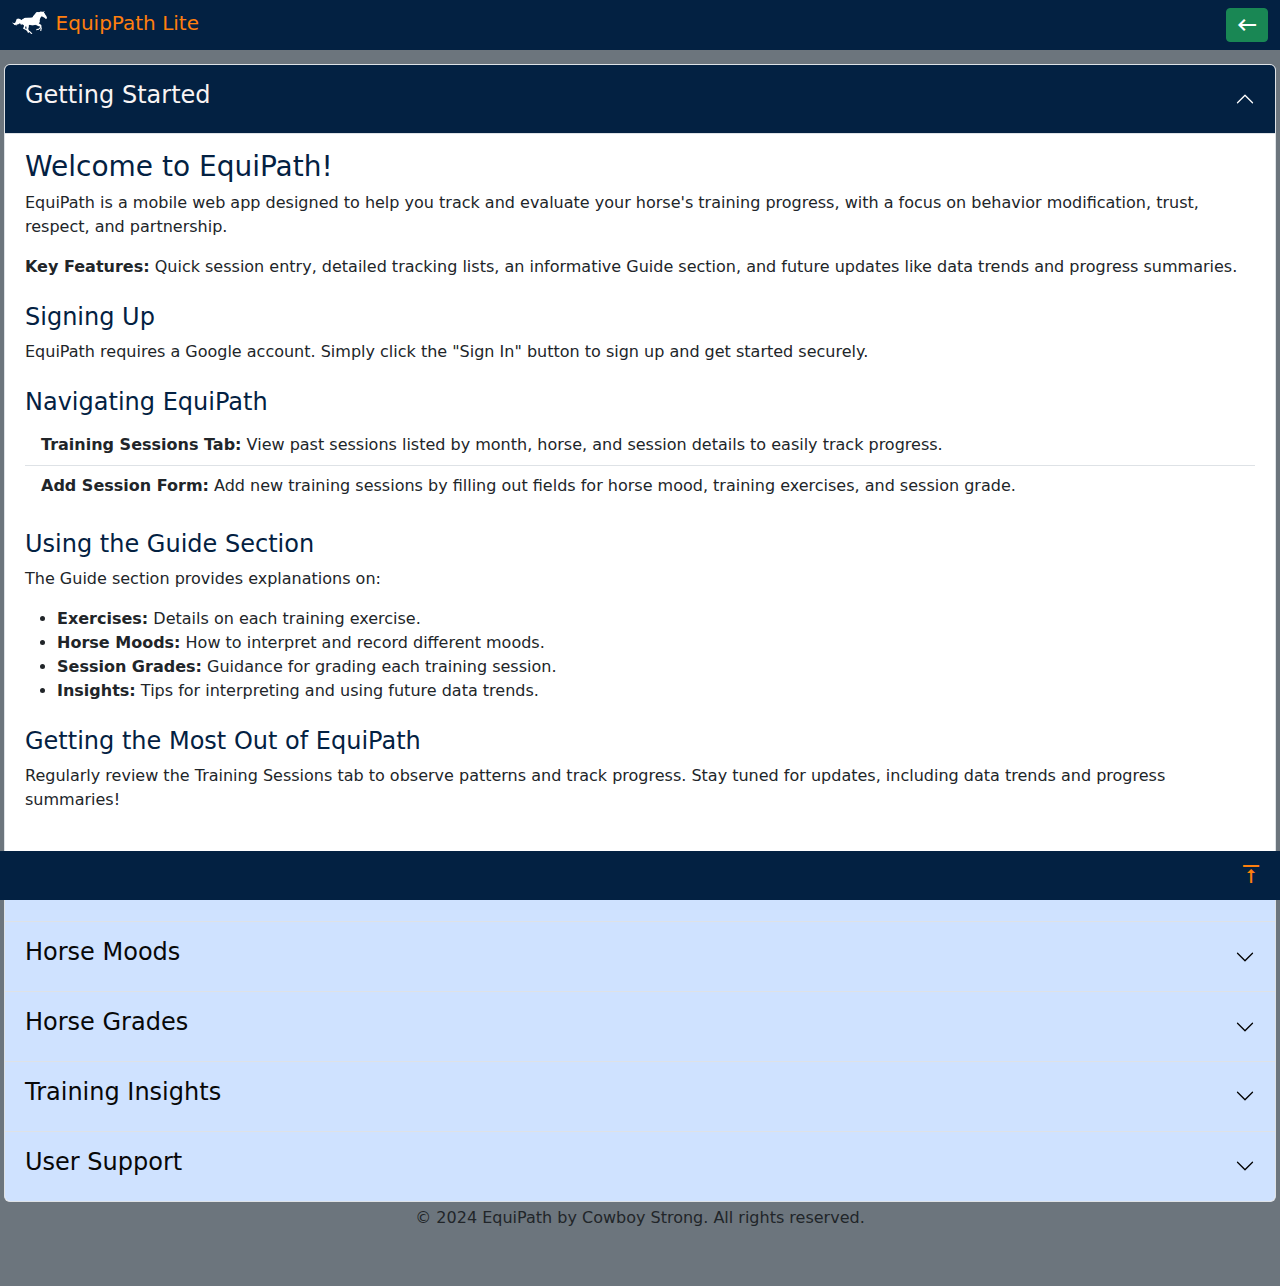
<file: guide.html>
<!DOCTYPE html>
<html lang="en">

<head>
  <meta charset="UTF-8">
  <meta name="robots" content="noindex">
  <meta name="viewport" content="width=device-width, initial-scale=1.0">
  <title>Horse Training Journal</title>
  <link rel="icon" type="image/x-icon" href="assets/favicon.png">
  <meta name="viewport" content="width=device-width, initial-scale=1.0">
  <meta property="og:title" content="EquiPath: Your Path to a Stronger Partnership">
  <meta property="og:description"
    content="Track your horse’s journey to a deeper connection and improved performance with EquiPath, the ultimate equine training journal designed for progress, trust, and partnership.">
  <meta property="og:url" content="https://equipath.github.io/">
  <meta property="og:type" content="website">
  <meta property="og:image" content="https://equipath.github.io/assets/Image-landing-og.png">
  <meta property="og:image:alt" content="EquiPath - Track Your Journey to a Stronger Partnership">
  <meta property="og:site_name" content="EquiPath">
  <meta property="og:locale" content="en_US">
  <title>EquiPath by Cowboy Strong</title>
  <!-- Bootstrap CSS -->
  <link href="https://fonts.googleapis.com/icon?family=Material+Icons" rel="stylesheet">
  <link href="https://cdn.jsdelivr.net/npm/bootstrap@5.3.3/dist/css/bootstrap.min.css" rel="stylesheet">
  <script src="https://cdn.jsdelivr.net/npm/bootstrap@5.3.3/dist/js/bootstrap.bundle.min.js"></script>
  <link rel="stylesheet" href="assets/styles.css">
</head>

<body class="d-flex flex-column bg-secondary p3">
  <nav class="navbar navbar-expand-md navbar-dark fixed-top bg-brand-blue">
    <div class="container-fluid">
      <span><img src="assets/icon42-white.png"
          style="height: 28px;padding-right: ‒2;padding-right: 4px;padding-bottom: 5px;padding-top: 0px;">
        <span class="navbar-brand brand-orange h5">EquipPath Lite</span></span>
      <a class="btn btn-sm btn-success d-flex" onclick="history.back();" id="return"><i
          class="material-icons p-0">keyboard_backspace</i></a>
    </div>
    </div>
  </nav>

  <main class="flex-shrink-0 custom-max-width" id="mainContent">
    <div class="accordion p-1" id="uiMain">
      <!-- Getting Started -->
      <div class="accordion-item">
        <h2 class="accordion-header">
          <button class="accordion-button" type="button" data-bs-toggle="collapse" data-bs-target="#gettingStarted"
            aria-expanded="true" aria-controls="gettingStarted">
            <span class="h4">Getting Started</span>
          </button>
        </h2>
        <div id="gettingStarted" class="accordion-collapse collapse show" data-bs-parent="#uiMain">
          <div class="accordion-body">
            <div class="card-body">
              <!-- Welcome Section -->
              <section class="mb-4">
                <h3 class="brand-blue">Welcome to EquiPath!</h3>
                <p>EquiPath is a mobile web app designed to help you track and evaluate your horse's training progress,
                  with a focus on behavior modification, trust, respect, and partnership.</p>
                <p><strong>Key Features:</strong> Quick session entry, detailed tracking lists, an informative Guide
                  section, and future updates like data trends and progress summaries.</p>
              </section>

              <!-- Signing Up -->
              <section class="mb-4">
                <h4 class="brand-blue">Signing Up</h4>
                <p>EquiPath requires a Google account. Simply click the "Sign In" button to sign up and get started
                  securely.</p>
              </section>

              <!-- Navigating EquiPath -->
              <section class="mb-4">
                <h4 class="brand-blue">Navigating EquiPath</h4>
                <ul class="list-group list-group-flush">
                  <li class="list-group-item">
                    <strong>Training Sessions Tab:</strong> View past sessions listed by month, horse, and
                    session details to easily track progress.
                  </li>
                  <li class="list-group-item">
                    <strong>Add Session Form:</strong> Add new training sessions by filling out fields for horse
                    mood, training exercises, and session grade.
                  </li>
                </ul>
              </section>

              <!-- Guide Section -->
              <section class="mb-4">
                <h4 class="brand-blue">Using the Guide Section</h4>
                <p>The Guide section provides explanations on:</p>
                <ul>
                  <li><strong>Exercises:</strong> Details on each training exercise.</li>
                  <li><strong>Horse Moods:</strong> How to interpret and record different moods.</li>
                  <li><strong>Session Grades:</strong> Guidance for grading each training session.</li>
                  <li><strong>Insights:</strong> Tips for interpreting and using future data trends.</li>
                </ul>
              </section>

              <!-- Getting the Most Out of EquiPath -->
              <section class="mb-4">
                <h4 class="brand-blue">Getting the Most Out of EquiPath</h4>
                <p>Regularly review the Training Sessions tab to observe patterns and track progress. Stay tuned for
                  updates, including data trends and progress summaries!</p>
              </section>

            </div>
          </div>
        </div>
      </div>
      <!-- Training Session -->
      <div class="accordion-item">
        <h2 class="accordion-header">
          <button class="accordion-button collapsed" type="button" data-bs-toggle="collapse"
            data-bs-target="#horseExercises" aria-expanded="false" aria-controls="horseExercises">
            <span class="h4">Horse Exercises</span>
          </button>
        </h2>
        <div id="horseExercises" class="accordion-collapse collapse" data-bs-parent="#uiMain">
          <div class="accordion-body">
            <div class="container mt-4">
              <section class="mb-4">
                <h3 class="brand-blue">Horse Exercises</h3>
                <p></p>
              </section>
              <section class="mb-4">
                <div class="card mb-4">
                  <div class="card-body">
                    <h5 class="card-title">Lunging</h5>
                    <p class="card-text"><strong>Purpose:</strong> Helps the horse learn voice commands, develop
                      balance, and
                      improve fitness.</p>
                    <p class="card-text"><strong>Description:</strong> In a controlled circle, the horse moves at
                      different
                      gaits (walk, trot, canter) while the trainer guides from the center. Variations include changing
                      directions, speeds, and distances.</p>
                  </div>
                </div>

                <div class="card mb-4">
                  <div class="card-body">
                    <h5 class="card-title">Groundwork Exercises</h5>
                    <p class="card-text"><strong>Purpose:</strong> Builds respect and establishes trust between horse
                      and
                      handler.</p>
                    <p class="card-text"><strong>Description:</strong> Exercises can include yielding the
                      hindquarters, backing
                      up, and sending exercises. Groundwork prepares the horse for riding or other in-hand work.</p>
                  </div>
                </div>

                <div class="card mb-4">
                  <div class="card-body">
                    <h5 class="card-title">Pole Work</h5>
                    <p class="card-text"><strong>Purpose:</strong> Develops rhythm, coordination, and balance.</p>
                    <p class="card-text"><strong>Description:</strong> Trotting or walking over ground poles, either
                      in a
                      straight line or in varied patterns. Can be elevated for additional difficulty and
                      muscle-building.</p>
                  </div>
                </div>

                <div class="card mb-4">
                  <div class="card-body">
                    <h5 class="card-title">Lateral Work</h5>
                    <p class="card-text"><strong>Purpose:</strong> Enhances flexibility and body control.</p>
                    <p class="card-text"><strong>Description:</strong> Includes exercises like leg yields,
                      shoulder-ins, and
                      haunches-ins, encouraging the horse to move laterally or "sideways" to improve suppleness.</p>
                  </div>
                </div>

                <div class="card mb-4">
                  <div class="card-body">
                    <h5 class="card-title">Transitions Between Gaits</h5>
                    <p class="card-text"><strong>Purpose:</strong> Teaches responsiveness and strengthens muscles.</p>
                    <p class="card-text"><strong>Description:</strong> Moving from one gait to another (e.g., walk to
                      trot, trot
                      to canter), then back down. Builds smoothness and responsiveness.</p>
                  </div>
                </div>

                <div class="card mb-4">
                  <div class="card-body">
                    <h5 class="card-title">Circles and Serpentines</h5>
                    <p class="card-text"><strong>Purpose:</strong> Improves balance, flexibility, and engagement of
                      the
                      hindquarters.</p>
                    <p class="card-text"><strong>Description:</strong> Riding circles of varying sizes (10m, 20m) and
                      serpentines encourages the horse to bend, which is critical for balance.</p>
                  </div>
                </div>

                <div class="card mb-4">
                  <div class="card-body">
                    <h5 class="card-title">Backing Up</h5>
                    <p class="card-text"><strong>Purpose:</strong> Develops muscle in the hindquarters and encourages
                      obedience.
                    </p>
                    <p class="card-text"><strong>Description:</strong> The horse takes a few steps backward on cue,
                      strengthening hind muscles and improving response to cues.</p>
                  </div>
                </div>

                <div class="card mb-4">
                  <div class="card-body">
                    <h5 class="card-title">Desensitization Exercises</h5>
                    <p class="card-text"><strong>Purpose:</strong> Builds the horse’s confidence and trust.</p>
                    <p class="card-text"><strong>Description:</strong> Introduces the horse to various stimuli (tarps,
                      flags,
                      water, etc.) to reduce spooking and increase calmness.</p>
                  </div>
                </div>

                <div class="card mb-4">
                  <div class="card-body">
                    <h5 class="card-title">Yielding to Pressure</h5>
                    <p class="card-text"><strong>Purpose:</strong> Reinforces respect and teaches softness to
                      pressure.</p>
                    <p class="card-text"><strong>Description:</strong> The horse learns to move away from pressure on
                      different
                      parts of its body (shoulders, hindquarters, face), preparing it for refined movements.</p>
                  </div>
                </div>

                <div class="card mb-4">
                  <div class="card-body">
                    <h5 class="card-title">Halter and Lead Training</h5>
                    <p class="card-text"><strong>Purpose:</strong> Teaches good ground manners and responsiveness.</p>
                    <p class="card-text"><strong>Description:</strong> The horse is taught to walk, stop, turn, and
                      back up on a
                      lead line, emphasizing control, obedience, and respect.</p>
                  </div>
                </div>

                <div class="card mb-4">
                  <div class="card-body">
                    <h5 class="card-title">Liberty Work</h5>
                    <p class="card-text"><strong>Purpose:</strong> Enhances trust and connection between horse and
                      handler.</p>
                    <p class="card-text"><strong>Description:</strong> Working with the horse without ropes or tack,
                      relying
                      solely on body language and trust. This deepens the bond and promotes responsiveness and
                      understanding.
                    </p>
                  </div>
                </div>

                <div class="card mb-4">
                  <div class="card-body">
                    <h5 class="card-title">Trail Work</h5>
                    <p class="card-text"><strong>Purpose:</strong> Builds confidence, navigational skills, and stamina
                      in
                      different environments.</p>
                    <p class="card-text"><strong>Description:</strong> Introducing the horse to trails, navigating
                      natural
                      obstacles, and adjusting to varied terrains to increase adaptability and confidence.</p>
                  </div>
                </div>
              </section>
            </div>
          </div>
        </div>
      </div>
      <!-- Horse Moods-->
      <div class="accordion-item">
        <h2 class="accordion-header">
          <button class="accordion-button collapsed" type="button" data-bs-toggle="collapse"
            data-bs-target="#horseMoods" aria-expanded="false" aria-controls="horseMoods">
            <span class="h4">Horse Moods</span>
          </button>
        </h2>
        <div id="horseMoods" class="accordion-collapse collapse" data-bs-parent="#uiMain">
          <div class="accordion-body">
            <section class="mb-4">
              <h3 class="brand-blue">Horse Moods</h3>
              <p></p>
            </section>
            <section class="container">
              <!-- Mood: Calm -->
              <div class="alert text-white" style="background-color: #27ae60;" role="alert">
                <strong>Calm:</strong> The horse is relaxed and comfortable, showing steady responsiveness and ease in
                the
                environment.
              </div>

              <!-- Mood: Focused -->
              <div class="alert text-white" style="background-color: #2980b9;" role="alert">
                <strong>Focused:</strong> The horse is highly attentive, responsive to cues, and actively engaged in
                the exercises.
              </div>

              <!-- Mood: Playful -->
              <div class="alert text-white" style="background-color: #f39c12;" role="alert">
                <strong>Playful:</strong> The horse is energetic and spirited, possibly showing a sense of curiosity
                and fun during
                the session.
              </div>

              <!-- Mood: Anxious -->
              <div class="alert text-white" style="background-color: #e67e22;" role="alert">
                <strong>Anxious:</strong> The horse appears tense or uneasy, possibly distracted by the environment or
                showing signs
                of nervousness.
              </div>

              <!-- Mood: Stubborn -->
              <div class="alert text-white" style="background-color: #e74c3c;" role="alert">
                <strong>Stubborn:</strong> The horse is showing resistance or reluctance to follow cues, requiring
                extra patience
                and guidance.
              </div>

              <!-- Mood: Aggressive -->
              <div class="alert text-white" style="background-color: #c0392b;" role="alert">
                <strong>Aggressive:</strong> The horse displays strong resistance or assertive behavior, potentially
                due to
                discomfort or stress.
              </div>
            </section>
          </div>
        </div>
      </div>
      <!-- Hoese Grades -->
      <div class="accordion-item">
        <h2 class="accordion-header">
          <button class="accordion-button collapsed" type="button" data-bs-toggle="collapse"
            data-bs-target="#horseGrades" aria-expanded="false" aria-controls="horseGrades">
            <span class="h4">Horse Grades</span>
          </button>
        </h2>
        <div id="horseGrades" class="accordion-collapse collapse" data-bs-parent="#uiMain">
          <div class="accordion-body">            
              <section class="mb-4">
                <h3 class="brand-blue">Horse Grades</h3>
                <p></p>
              </section>
              <section class="container">
                <!-- Grade A -->
                <div class="alert mb-3" style="background-color: #27ae60; color: black;">
                  <strong>A - Excellent Progress</strong>
                  <p><strong>Description:</strong> The horse demonstrates a strong grasp of skills, showing consistency
                    and
                    high
                    engagement.</p>
                  <p><strong>Improvement Suggestions:</strong> To maintain momentum, consider introducing more advanced
                    skills
                    or refining current exercises to enhance precision and responsiveness.</p>
                </div>

                <!-- Grade B -->
                <div class="alert mb-3" style="background-color: #2ecc71; color: black;">
                  <strong>B - Good Progress</strong>
                  <p><strong>Description:</strong> The horse shows steady progress and responds well to cues.</p>
                  <p><strong>Improvement Suggestions:</strong> Increase complexity gradually, focusing on areas needing
                    more
                    reinforcement to deepen learning and build confidence.</p>
                </div>

                <!-- Grade C -->
                <div class="alert mb-3" style="background-color: #f1c40f; color: black;">
                  <strong>C - Some Progress</strong>
                  <p><strong>Description:</strong> The horse has shown partial success but may need more focus on
                    certain
                    areas.
                  </p>
                  <p><strong>Improvement Suggestions:</strong> Break tasks into smaller steps and use positive
                    reinforcement
                    to
                    build motivation and focus.</p>
                </div>

                <!-- Grade D -->
                <div class="alert mb-3" style="background-color: #e74c3c; color: black;">
                  <strong>D - Needs Improvement</strong>
                  <p><strong>Description:</strong> The horse faces challenges with attention or responsiveness.</p>
                  <p><strong>Improvement Suggestions:</strong> Simplify exercises, shorten session length, or focus on
                    familiar
                    tasks. Investigate any possible environmental or behavioral triggers.</p>
                </div>

                <!-- Grade F -->
                <div class="alert mb-3" style="background-color: #f0003c; color: white;">
                  <strong>F - No Improvement</strong>
                  <p><strong>Description:</strong> The horse showed little to no progress, indicating potential stress
                    or
                    disengagement.</p>
                  <p><strong>Improvement Suggestions:</strong> Re-evaluate training conditions, allow rest, or provide a
                    supportive companion to rebuild engagement.</p>
                </div>

                <!-- No Grade -->
                <div class="alert mb-3" style="background-color: #f0003c; color: white;">
                  <strong>* - No Grade</strong>
                  <p><strong>Description:</strong> No assessment was given, likely due to an incomplete session or rest
                    day.
                  </p>
                  <p><strong>Improvement Suggestions:</strong> For future sessions, re-establish continuity or address
                    any
                    interruptions to maintain consistency.</p>
                </div>
              </section>
            
          </div>
        </div>
      </div>
      <!-- Insights -->
      <div class="accordion-item">
        <h2 class="accordion-header">
          <button class="accordion-button collapsed" type="button" data-bs-toggle="collapse"
            data-bs-target="#trainingInsights" aria-expanded="false" aria-controls="trainingInsights">
            <span class="h4">Training Insights</span>
          </button>
        </h2>
        <div id="trainingInsights" class="accordion-collapse collapse" data-bs-parent="#uiMain">
          <div class="accordion-body">
            <div class="container mt-5">
              <h2 class="text-center mb-4">Maximizing Horse Training: Combining Grades and Moods</h2>
              <p class="lead">Understanding both training <strong>grade</strong> and <strong>mood</strong> helps you
                tailor sessions
                for optimal results. Here’s how each combination can guide improvements.</p>

              <!-- Grade A - Excellent Progress -->
              <div class="alert mb-3" style="background-color: #27ae60; color: white;">
                <h3>A - Excellent Progress</h3>
                <p><strong>Mood Considerations:</strong> Calm, Focused</p>
                <p><strong>Description:</strong> Shows strong grasp of skills, high engagement, and readiness for new
                  challenges.
                </p>
                <p><strong>Improvement Suggestions:</strong> Refine advanced exercises and keep sessions engaging to
                  build
                  precision.</p>
                <p><strong>Mood Adjustments:</strong> If playful or unfocused, keep tasks varied and enjoyable to
                  direct
                  energy
                  positively.</p>
              </div>

              <!-- Grade B - Good Progress -->
              <div class="alert mb-3" style="background-color: #2ecc71; color: white;">
                <h3>B - Good Progress</h3>
                <p><strong>Mood Considerations:</strong> Focused, Playful</p>
                <p><strong>Description:</strong> Making steady progress, responds well to cues.</p>
                <p><strong>Improvement Suggestions:</strong> Gradually increase complexity, reinforce weak spots
                  patiently.</p>
                <p><strong>Mood Adjustments:</strong> For an anxious mood, simplify tasks and provide praise. For
                  playful,
                  add
                  engaging activities with structure.</p>
              </div>

              <!-- Grade C - Some Progress -->
              <div class="alert mb-3" style="background-color: #f1c40f; color: black;">
                <h3>C - Some Progress</h3>
                <p><strong>Mood Considerations:</strong> Playful, Anxious</p>
                <p><strong>Description:</strong> Partial success; may struggle with focus on certain tasks.</p>
                <p><strong>Improvement Suggestions:</strong> Break down exercises and use positive reinforcement to
                  build
                  motivation.</p>
                <p><strong>Mood Adjustments:</strong> For distraction, use short attention tasks with rewards. For
                  anxiety, create a
                  calm, secure environment.</p>
              </div>

              <!-- Grade D - Needs Improvement -->
              <div class="alert mb-3" style="background-color: #e74c3c; color: white;">
                <h3>D - Needs Improvement</h3>
                <p><strong>Mood Considerations:</strong> Stubborn, Anxious</p>
                <p><strong>Description:</strong> Faces challenges with attention or responsiveness, indicating
                  possible
                  discomfort
                  or uncertainty.</p>
                <p><strong>Improvement Suggestions:</strong> Simplify tasks, shorten sessions, and use familiar
                  exercises.
                </p>
                <p><strong>Mood Adjustments:</strong> Identify triggers causing stubbornness; avoid overwhelming the
                  horse
                  with
                  complex tasks.</p>
              </div>

              <!-- Grade F - No Improvement -->
              <div class="alert mb-3" style="background-color: #f0003c; color: white;">
                <h3>F - No Improvement</h3>
                <p><strong>Mood Considerations:</strong> Aggressive, Stubborn</p>
                <p><strong>Description:</strong> Minimal engagement, possibly due to stress or frustration with
                  training.
                </p>
                <p><strong>Improvement Suggestions:</strong> Focus on reducing stress, consider rest, or provide
                  companionship for
                  support.</p>
                <p><strong>Mood Adjustments:</strong> Begin with low-pressure activities to restore calm before
                  reintroducing
                  training.</p>
              </div>

              <!-- No Grade -->
              <div class="alert mb-3" style="background-color: #f0003c; color: white;">
                <h3>* - No Grade</h3>
                <p><strong>Mood Considerations:</strong> Any</p>
                <p><strong>Description:</strong> Session incomplete or a non-evaluative day; mood could impact future
                  sessions.</p>
                <p><strong>Improvement Suggestions:</strong> Re-establish continuity with familiar tasks to maintain
                  consistency.
                </p>
                <p><strong>Mood Adjustments:</strong> For anxious or unfocused horses, ensure comfort with simple
                  exercises to help
                  re-engage.</p>
              </div>
              <footer class="mt-5 text-center">
                <p>© 2024 Cowboy Strong</p>
              </footer>
            </div>
          </div>
        </div>
      </div>
      <!-- Support -->
      <div class="accordion-item">
        <h2 class="accordion-header">
          <button class="accordion-button collapsed" type="button" data-bs-toggle="collapse" data-bs-target="#support"
            aria-expanded="false" aria-controls="support">
            <span class="h4">User Support</span>
          </button>
        </h2>
        <div id="support" class="accordion-collapse collapse" data-bs-parent="#uiMain">
          <div class="accordion-body">
            <!-- Support Section -->
            <section class="mb-4">
              <h4 class="brand-blue">Support</h4>
              <p>If you have questions or encounter any issues, please reach out to our support team at <a
                  href="mailto:getequipath@gmail.com" class="brand-orange">getequipath@gmail.com</a>.</p>
            </section>
          </div>
        </div>
      </div>

    </div>
    <div class="container text-center">
      <p>&copy; 2024 EquiPath by Cowboy Strong. All rights reserved.</p>
    </div>
  </main>
  <div style="height: 40px;"></div>
  <footer class="footer fixed-bottom bg-brand-blue">
    <button type="button" class="btn btn-md brand-orange float-end" id="scrollTop">
      <i class="material-icons p-1">vertical_align_top</i>
    </button>
  </footer>
  <script type="module">
    // Offset for scrolling (adjust as necessary)
    const offset = 120;
    // Function to scroll to an accordion item with an offset
    function scrollToAccordionItem(targetCollapse) {
      setTimeout(() => {
        const rect = targetCollapse.getBoundingClientRect();
        const scrollTop = window.pageYOffset || document.documentElement.scrollTop;
        const targetPosition = rect.top + scrollTop - offset;

        window.scrollTo({
          top: targetPosition,
          behavior: 'smooth'
        });
      }, 150); // Adjust delay if needed
    }

    // Listen for accordion item show events
    const accordion = document.getElementById('uiMain');
    accordion.addEventListener('shown.bs.collapse', function (event) {
      scrollToAccordionItem(event.target);
      //topFunction();
    });

    // Check if there is a hash in the URL on page load
    document.addEventListener("DOMContentLoaded", () => {
      if (window.location.hash) {
        //topFunction();
        const targetCollapse = document.querySelector(window.location.hash);
        console.log(targetCollapse);
        if (targetCollapse) {
          // Open the accordion item if the hash matches an item ID
          //new bootstrap.Collapse(targetCollapse, { toggle: true });
          //scrollToAccordionItem(targetCollapse);
          bootstrap.Collapse.getOrCreateInstance(targetCollapse).show();
        }

      }
    });
    // Scroll to top-of-page
    function topFunction() {
      document.body.scrollTop = 0; // For Safari
      document.documentElement.scrollTop = 0; // For Chrome, Firefox, IE and Opera
    }
    // Init UI/UX
    const scrollToTop = document.getElementById("scrollTop");
    scrollToTop.addEventListener('click', topFunction);

  </script>
</body>

</html>
</file>
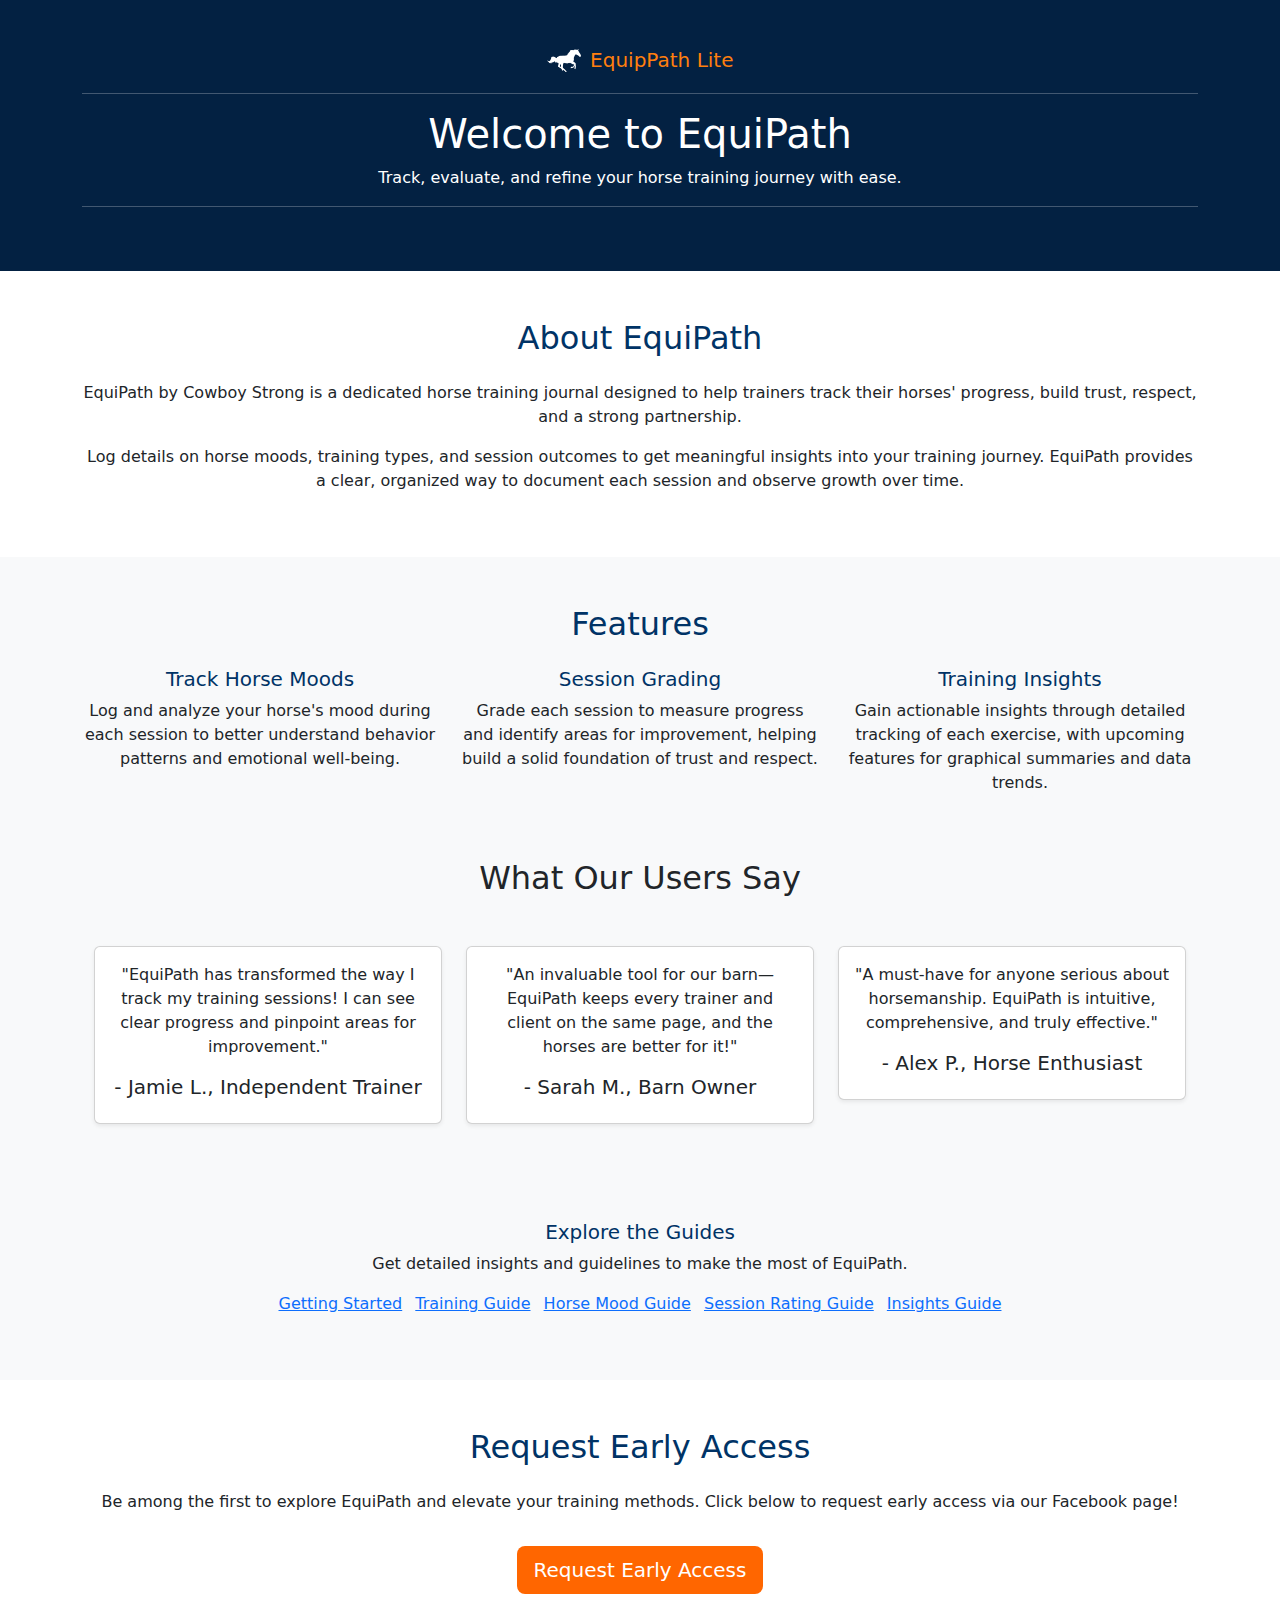
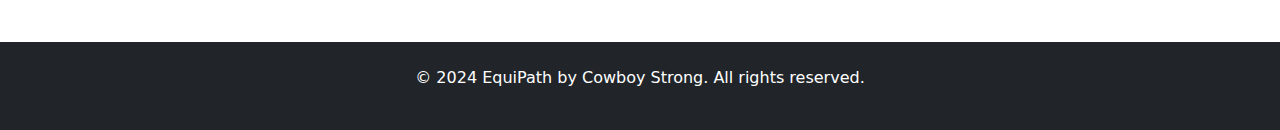
<file: landing.html>
<!DOCTYPE html>
<html lang="en">

<head>
  <meta charset="UTF-8">
  <meta name="robots" content="noindex">
  <meta name="viewport" content="width=device-width, initial-scale=1.0">
  <title>EquiPath: Your Path to a Stronger Partnership</title>
  <meta name="description"
    content="Track your horse’s journey to a deeper connection and improved performance with EquiPath, the ultimate equine training journal designed for progress, trust, and partnership.">

  <!-- Facebook Meta Tags -->
  <meta property="og:url" content="https://equipath.github.io/landing.html">
  <meta property="og:type" content="website">
  <meta property="og:title" content="EquiPath: Your Path to a Stronger Partnership">
  <meta property="og:description"
    content="Track your horse’s journey to a deeper connection and improved performance with EquiPath, the ultimate equine training journal designed for progress, trust, and partnership.">
  <meta property="og:image" content="https://equipath.github.io/assets/Image-landing-og.png">

  <!-- Twitter Meta Tags -->
  <meta name="twitter:card" content="summary_large_image">
  <meta property="twitter:domain" content="equipath.github.io">
  <meta property="twitter:url" content="https://equipath.github.io/landing.html">
  <meta name="twitter:title" content="EquiPath: Your Path to a Stronger Partnership">
  <meta name="twitter:description"
    content="Track your horse’s journey to a deeper connection and improved performance with EquiPath, the ultimate equine training journal designed for progress, trust, and partnership.">
  <meta name="twitter:image" content="https://equipath.github.io/assets/Image-landing-og.png">
  <link rel="icon" type="image/x-icon" href="assets/favicon.png">
  <link href="https://cdn.jsdelivr.net/npm/bootstrap@5.3.3/dist/css/bootstrap.min.css" rel="stylesheet">
  <script src="https://cdn.jsdelivr.net/npm/bootstrap@5.3.3/dist/js/bootstrap.bundle.min.js"></script>
  <link rel="stylesheet" href="assets/styles.css">
  <style>
    body {
      min-height: 75rem;
      padding-top: 0;
    }

    .text-primary-blue {
      color: #003366;
    }

    .btn-accent-orange {
      background-color: #ff6600;
      color: white;
    }

    .btn-accent-orange:hover {
      background-color: #e65c00;
    }
  </style>
</head>

<body>
  <div class="modal" id="myModal" tabindex="-1">
    <div class="modal-dialog">
      <div class="modal-content">
        <div class="modal-header bg-primary-subtle">
          <h5 class="modal-title">Browser Notice</h5>
          <button type="button" class="btn-close" data-bs-dismiss="modal" aria-label="Close"></button>
        </div>
        <div class="modal-body bg-light">
          <p>To get the best experience, tap the three dots in the corner of your screen and select 'Open in Browser' to view this link in your preferred browser!</p>
          <img src="assets/g891.png" class="img-fluid" alt="...">
        </div>

      </div>
    </div>
  </div>

  <!-- Header Section -->
  <header class="bg-brand-blue text-white py-5  text-center">
    <span class=""><img src="assets/icon42-white.png"
        style="height: 28px;padding-right: ‒2;padding-right: 4px;padding-bottom: 5px;padding-top: 0px;">
      <span id="brand" class="navbar-text brand-orange h5">EquipPath Lite</span></span>
    <div class="container text-center">
      <hr>
      <h1>Welcome to EquiPath</h1>
      <p>Track, evaluate, and refine your horse training journey with ease.</p>
      <hr>
    </div>
  </header>

  <!-- About Section -->
  <section id="about" class="py-5">
    <div class="container text-center">
      <h2 class="h2 text-primary-blue mb-4">About EquiPath</h2>
      <p>EquiPath by Cowboy Strong is a dedicated horse training journal designed to help trainers track their horses'
        progress, build trust, respect, and a strong partnership.</p>
      <p>Log details on horse moods, training types, and session outcomes to get meaningful insights into your training
        journey. EquiPath provides a clear, organized way to document each session and observe growth over time.</p>
    </div>
  </section>

  <!-- Features Section -->
  <section id="features" class="py-5 bg-light">
    <div class="container text-center">
      <h2 class="h2 text-primary-blue mb-4">Features</h2>
      <div class="row">
        <div class="col-md-4">
          <h3 class="h5 text-primary-blue">Track Horse Moods</h3>
          <p>Log and analyze your horse's mood during each session to better understand behavior patterns and emotional
            well-being.</p>
        </div>
        <div class="col-md-4">
          <h3 class="h5 text-primary-blue">Session Grading</h3>
          <p>Grade each session to measure progress and identify areas for improvement, helping build a solid foundation
            of trust and respect.</p>
        </div>
        <div class="col-md-4">
          <h3 class="h5 text-primary-blue">Training Insights</h3>
          <p>Gain actionable insights through detailed tracking of each exercise, with upcoming features for graphical
            summaries and data trends.</p>
        </div>
      </div>
      <!-- Testimonials Section -->
      <section id="testimonials" class="bg-light py-5">
        <div class="container text-center">
          <h2 class="h2 mb-5">What Our Users Say</h2>
          <div class="row">
            <div class="col-md-4">
              <div class="card shadow-sm">
                <div class="card-body">
                  <p>"EquiPath has transformed the way I track my training sessions! I can see clear progress and
                    pinpoint
                    areas for improvement."</p>
                  <h5 class="card-title">- Jamie L., Independent Trainer</h5>
                </div>
              </div>
            </div>
            <div class="col-md-4">
              <div class="card shadow-sm">
                <div class="card-body">
                  <p>"An invaluable tool for our barn—EquiPath keeps every trainer and client on the same page, and the
                    horses
                    are better for it!"</p>
                  <h5 class="card-title">- Sarah M., Barn Owner</h5>
                </div>
              </div>
            </div>
            <div class="col-md-4">
              <div class="card shadow-sm">
                <div class="card-body">
                  <p>"A must-have for anyone serious about horsemanship. EquiPath is intuitive, comprehensive, and truly
                    effective."</p>
                  <h5 class="card-title">- Alex P., Horse Enthusiast</h5>
                </div>
              </div>
            </div>
          </div>
        </div>
      </section>
      <!-- Guides Section -->
      <div class="mt-5">
        <h3 class="h5 text-primary-blue">Explore the Guides</h3>
        <p>Get detailed insights and guidelines to make the most of EquiPath.</p>
        <ul class="list-inline">
          <li class="list-inline-item"><a href="/guide.html#collapseGuide" class="text-accent-orange">Getting
              Started</a>
          </li>
          <li class="list-inline-item"><a href="/guide.html#collapseTraining" class="text-accent-orange">Training
              Guide</a>
          </li>
          <li class="list-inline-item"><a href="/guide.html#collapseMood" class="text-accent-orange">Horse Mood
              Guide</a></li>
          <li class="list-inline-item"><a href="/guide.html#collapseGrade" class="text-accent-orange">Session Rating
              Guide</a>
          </li>
          <li class="list-inline-item"><a href="/guide.html#collapseInsight" class="text-accent-orange">Insights
              Guide</a>
          </li>
        </ul>
      </div>

    </div>
  </section>

  <!-- Get Started Section -->
  <section id="get-started" class="py-5">
    <div class="container text-center">
      <h2 class="h2 text-primary-blue mb-4">Request Early Access</h2>
      <p>Be among the first to explore EquiPath and elevate your training methods. Click below to request early access
        via our Facebook page!</p>
      <a href="https://forms.gle/xsrMGWqYmA5ReNfu6" class="btn btn-accent-orange btn-lg mt-3">Request Early Access</a>

    </div>
  </section>
  <!-- Footer -->
  <footer class="bg-dark text-white py-4">
    <div class="container text-center">
      <p>&copy; 2024 EquiPath by Cowboy Strong. All rights reserved.</p>
    </div>
  </footer>

  <script type="module">
    function isFacebookInAppBrowser() {
      const userAgent = navigator.userAgent;
      return userAgent.includes("FBAN") || userAgent.includes("FBAV");
    }

    if (isFacebookInAppBrowser()) {
      // Perform actions specific to Facebook in-app browser
      console.log("Page is open in Facebook app");
    }

    document.addEventListener('DOMContentLoaded', function () {
      // Your code here
      if (isFacebookInAppBrowser()) {      
      var myModal = new bootstrap.Modal(document.getElementById('myModal'), {
        keyboard: false
      });
      myModal.show();
    }
    });


  </script>
</body>

</html>
</file>
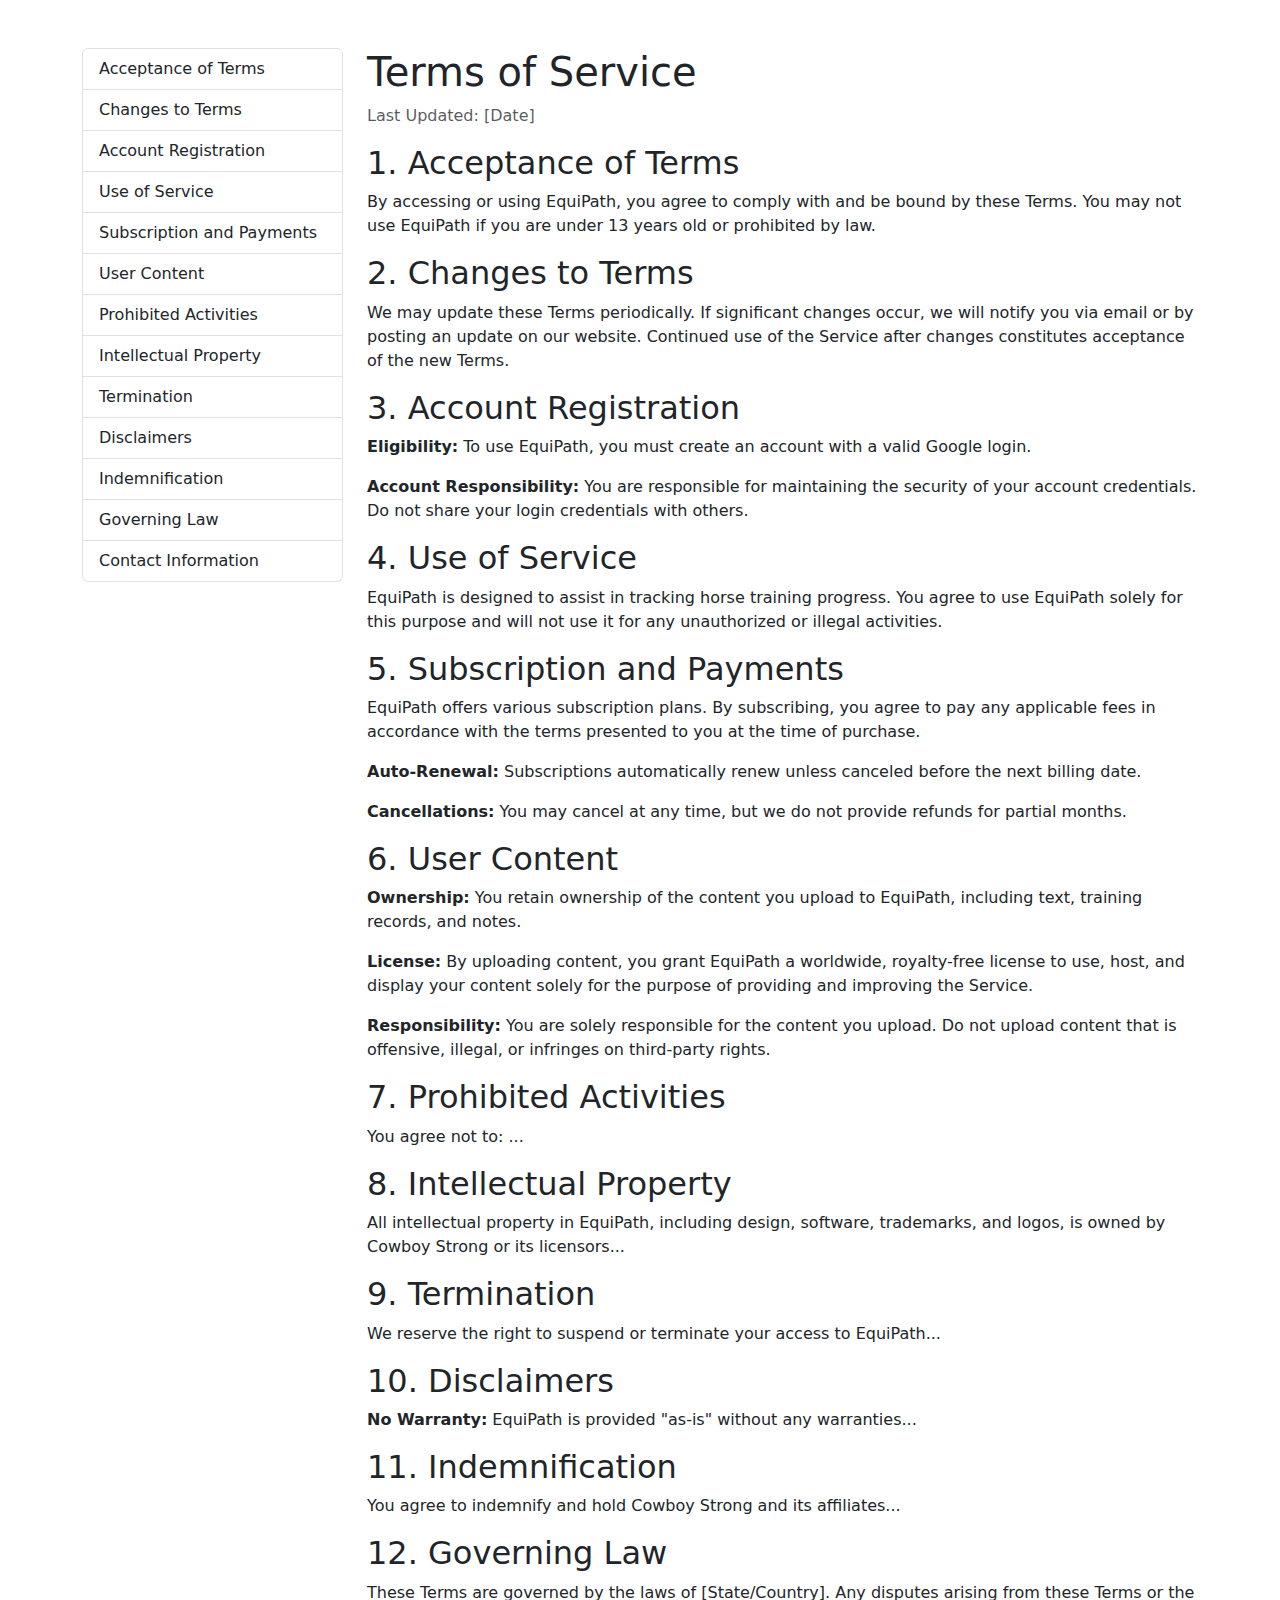
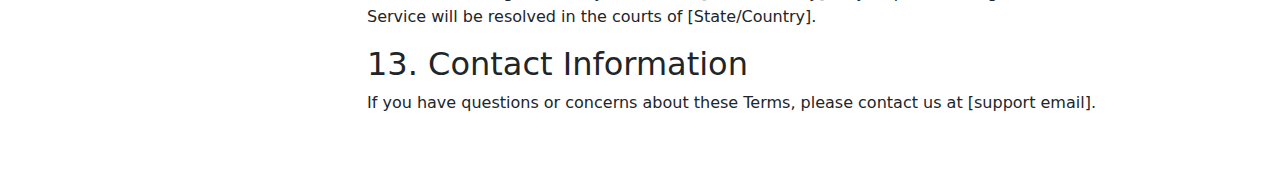
<file: terms.html>
<!DOCTYPE html>
<html lang="en">

<head>
  <meta charset="UTF-8">
  <meta name="viewport" content="width=device-width, initial-scale=1.0">
  <title>Terms of Service - EquiPath by Cowboy Strong</title>
  <link href="https://cdn.jsdelivr.net/npm/bootstrap@5.3.0/dist/css/bootstrap.min.css" rel="stylesheet">
</head>

<body>

  <!-- Main Container -->
  <div class="container my-5">
    <div class="row">
      <!-- Sidebar Navigation -->
      <nav class="col-md-3">
        <div class="list-group">
          <a href="#acceptance" class="list-group-item list-group-item-action">Acceptance of Terms</a>
          <a href="#changes" class="list-group-item list-group-item-action">Changes to Terms</a>
          <a href="#account" class="list-group-item list-group-item-action">Account Registration</a>
          <a href="#service" class="list-group-item list-group-item-action">Use of Service</a>
          <a href="#subscription" class="list-group-item list-group-item-action">Subscription and Payments</a>
          <a href="#user-content" class="list-group-item list-group-item-action">User Content</a>
          <a href="#prohibited" class="list-group-item list-group-item-action">Prohibited Activities</a>
          <a href="#intellectual-property" class="list-group-item list-group-item-action">Intellectual Property</a>
          <a href="#termination" class="list-group-item list-group-item-action">Termination</a>
          <a href="#disclaimers" class="list-group-item list-group-item-action">Disclaimers</a>
          <a href="#indemnification" class="list-group-item list-group-item-action">Indemnification</a>
          <a href="#governing-law" class="list-group-item list-group-item-action">Governing Law</a>
          <a href="#contact" class="list-group-item list-group-item-action">Contact Information</a>
        </div>
      </nav>

      <!-- Main Content -->
      <div class="col-md-9">
        <h1>Terms of Service</h1>
        <p class="text-muted">Last Updated: [Date]</p>

        <section id="acceptance">
          <h2>1. Acceptance of Terms</h2>
          <p>By accessing or using EquiPath, you agree to comply with and be bound by these Terms. You may not use
            EquiPath if you are under 13 years old or prohibited by law.</p>
        </section>

        <section id="changes">
          <h2>2. Changes to Terms</h2>
          <p>We may update these Terms periodically. If significant changes occur, we will notify you via email or by
            posting an update on our website. Continued use of the Service after changes constitutes acceptance of the
            new Terms.</p>
        </section>

        <section id="account">
          <h2>3. Account Registration</h2>
          <p><strong>Eligibility:</strong> To use EquiPath, you must create an account with a valid Google login.</p>
          <p><strong>Account Responsibility:</strong> You are responsible for maintaining the security of your account
            credentials. Do not share your login credentials with others.</p>
        </section>

        <section id="service">
          <h2>4. Use of Service</h2>
          <p>EquiPath is designed to assist in tracking horse training progress. You agree to use EquiPath solely for
            this purpose and will not use it for any unauthorized or illegal activities.</p>
        </section>

        <section id="subscription">
          <h2>5. Subscription and Payments</h2>
          <p>EquiPath offers various subscription plans. By subscribing, you agree to pay any applicable fees in
            accordance with the terms presented to you at the time of purchase.</p>
          <p><strong>Auto-Renewal:</strong> Subscriptions automatically renew unless canceled before the next billing
            date.</p>
          <p><strong>Cancellations:</strong> You may cancel at any time, but we do not provide refunds for partial
            months.</p>
        </section>

        <section id="user-content">
          <h2>6. User Content</h2>
          <p><strong>Ownership:</strong> You retain ownership of the content you upload to EquiPath, including text,
            training records, and notes.</p>
          <p><strong>License:</strong> By uploading content, you grant EquiPath a worldwide, royalty-free license to
            use, host, and display your content solely for the purpose of providing and improving the Service.</p>
          <p><strong>Responsibility:</strong> You are solely responsible for the content you upload. Do not upload
            content that is offensive, illegal, or infringes on third-party rights.</p>
        </section>

        <section id="prohibited">
          <h2>7. Prohibited Activities</h2>
          <p>You agree not to: ...</p>
        </section>

        <section id="intellectual-property">
          <h2>8. Intellectual Property</h2>
          <p>All intellectual property in EquiPath, including design, software, trademarks, and logos, is owned by
            Cowboy Strong or its licensors...</p>
        </section>

        <section id="termination">
          <h2>9. Termination</h2>
          <p>We reserve the right to suspend or terminate your access to EquiPath...</p>
        </section>

        <section id="disclaimers">
          <h2>10. Disclaimers</h2>
          <p><strong>No Warranty:</strong> EquiPath is provided "as-is" without any warranties...</p>
        </section>

        <section id="indemnification">
          <h2>11. Indemnification</h2>
          <p>You agree to indemnify and hold Cowboy Strong and its affiliates...</p>
        </section>

        <section id="governing-law">
          <h2>12. Governing Law</h2>
          <p>These Terms are governed by the laws of [State/Country]. Any disputes arising from these Terms or the
            Service will be resolved in the courts of [State/Country].</p>
        </section>

        <section id="contact">
          <h2>13. Contact Information</h2>
          <p>If you have questions or concerns about these Terms, please contact us at [support email].</p>
        </section>
      </div>
    </div>
  </div>

  <script src="https://cdn.jsdelivr.net/npm/bootstrap@5.3.0/dist/js/bootstrap.bundle.min.js"></script>
</body>

</html>
</file>
<file: assets/styles.css>
body {
  min-height: 75rem;
  padding-top: 3.75rem;
}

/* Brand Colors */
.brand-blue {
  color: #032142;
}

/* Darker shade of blue */
.brand-orange {
  color: #ff7f0e;
}

/* Keep the original orange */
.bg-brand-blue {
  background-color: #032142;
  color: #fff;
}

.custom-btn {
  background-color: #ff7f0e;
  color: #fff;
}

/* custom accordion using brand colors */
.accordion-button:after {
  background-image: url("data:image/svg+xml,%3csvg xmlns='http://www.w3.org/2000/svg' viewBox='0 0 16 16' fill='black'%3e%3cpath fill-rule='evenodd' d='M1.646 4.646a.5.5 0 0 1 .708 0L8 10.293l5.646-5.647a.5.5 0 0 1 .708.708l-6 6a.5.5 0 0 1-.708 0l-6-6a.5.5 0 0 1 0-.708z'/%3e%3c/svg%3e");
}

.accordion-button:not(.collapsed):after {
  background-image: url("data:image/svg+xml,%3csvg xmlns='http://www.w3.org/2000/svg' viewBox='0 0 16 16' fill='white'%3e%3cpath fill-rule='evenodd' d='M1.646 4.646a.5.5 0 0 1 .708 0L8 10.293l5.646-5.647a.5.5 0 0 1 .708.708l-6 6a.5.5 0 0 1-.708 0l-6-6a.5.5 0 0 1 0-.708z'/%3e%3c/svg%3e");
}

.accordion-button:not(.collapsed) {
  background-color: #032142;
  color: rgb(248, 244, 244);
}

.accordion-button.collapsed {
  background-color: #cfe2ff;
  color: rgb(8, 8, 8);
}

/* scroll */
#sessionList,
#sessionForm {
  scroll-margin-top: 60px;
  scroll-margin-bottom: 0;
}


/* Print styling */
@media print {

  /* Hide all elements by default 
  * {
    display: none;
  }
*/
  /* Only display the main content */
  .content {
    display: block;
  }

  /* Print-friendly styles for .content */
  main.content {
    color: #000;
    background-color: #fff;
    font-family: Arial, sans-serif;
    font-size: 12pt;
    width: 100%;
    margin: 1cm auto;
    padding: 0;
  }

  /* Remove unnecessary shadows and borders */
  .content .box,
  .content .card {
    box-shadow: none;
    border: 1px solid #000;
  }

  /* Control page breaks for headings and sections */
  .content h2 {
    page-break-before: always;
  }

  .content .no-break {
    page-break-inside: avoid;
  }

  /* Show URLs after links in .content */
  .content a[href]:after {
    content: " (" attr(href) ")";
  }
}

/* Print Style */
@media print {

  /* Hide non-essential elements */
  header,
  footer,
  nav,
  .sidebar,
  .advertisement,
  .ad-banner {
    display: none;
  }

  /* Set font and colors suitable for print */
  body {
    color: #000;
    background-color: #fff;
    font-family: Arial, sans-serif;
    font-size: 12pt;
    margin: 1cm;
  }

  /* Adjust layout for print */
  .content {
    width: 100%;
    padding: 0;
  }

  /* Remove unnecessary box shadows and borders */
  .box,
  .card {
    box-shadow: none;
    border: 1px solid #000;
  }

  /* Control page breaks 
  h2 {
    page-break-before: always;
  }
*/
  .no-break {
    page-break-inside: avoid;
  }

  /* Show URLs after links for reference */
  a[href]:after {
    content: " (" attr(href) ")";
  }
}
</file>
